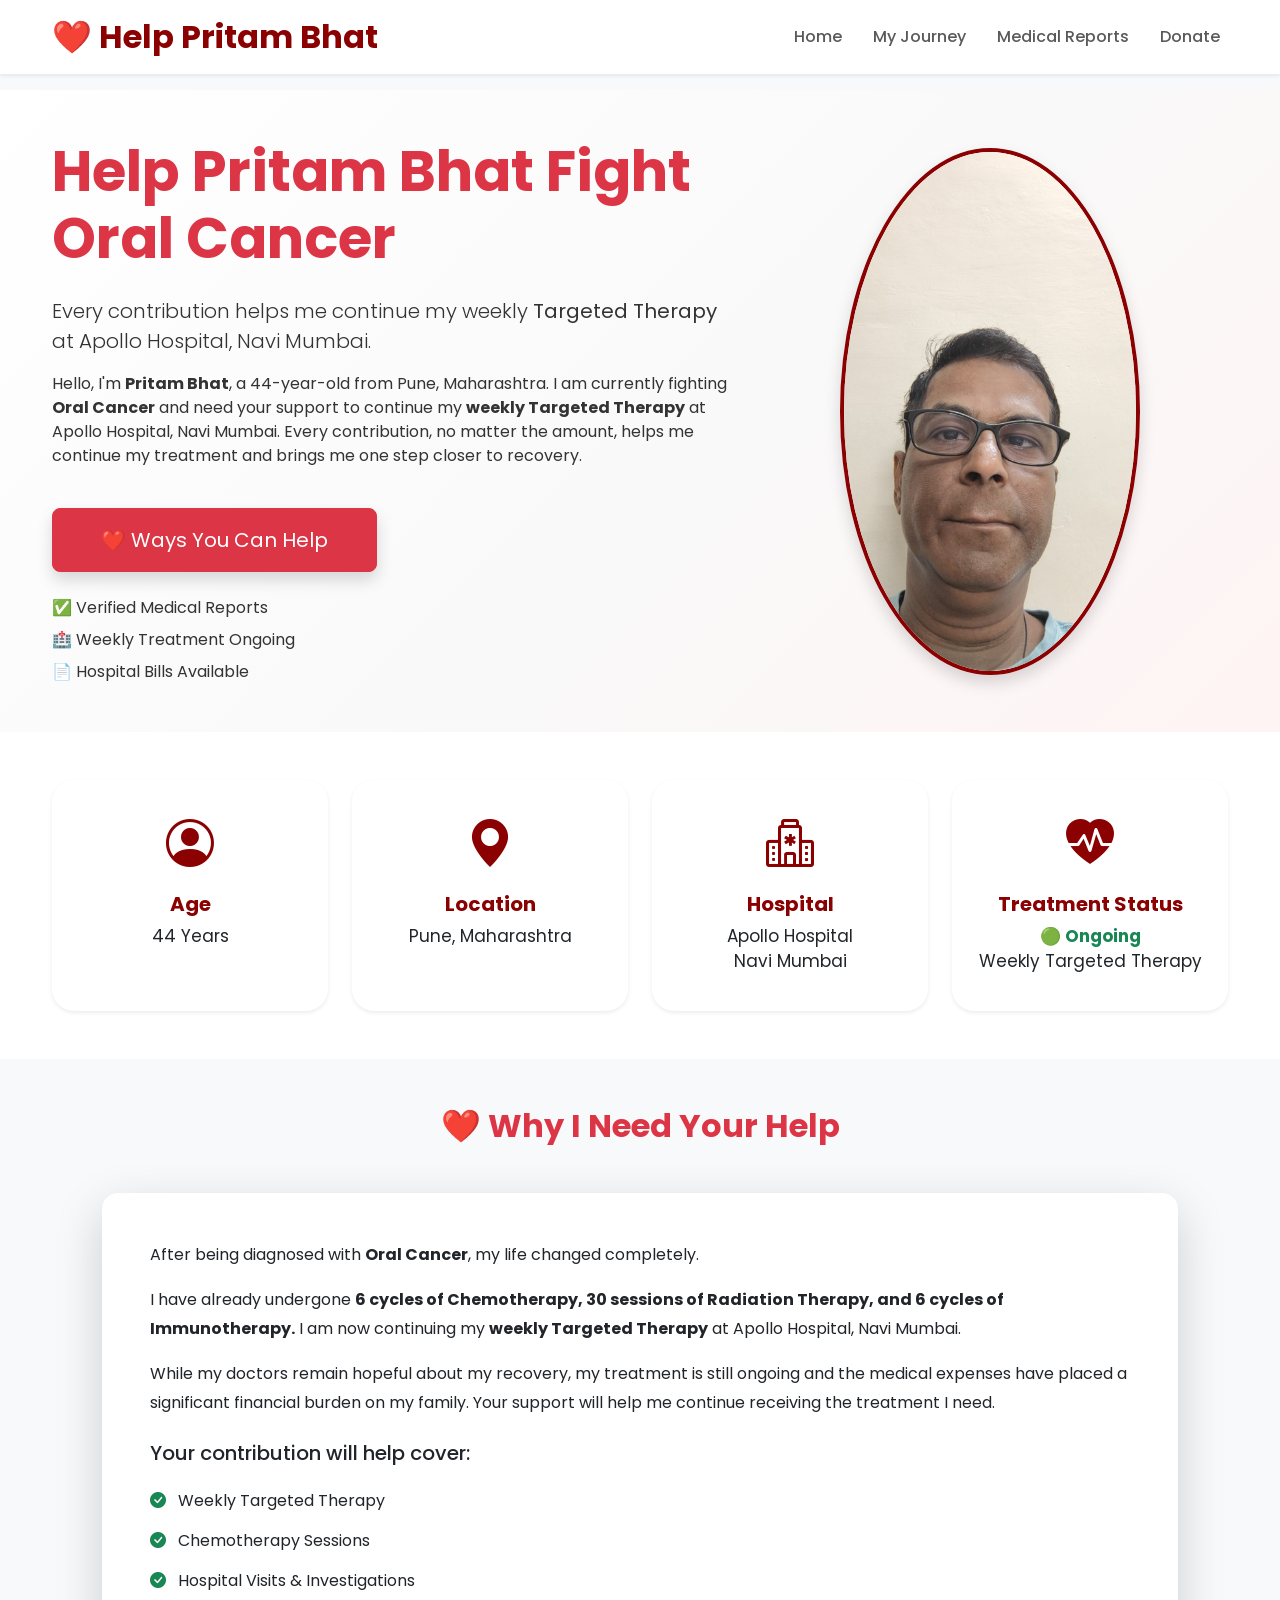
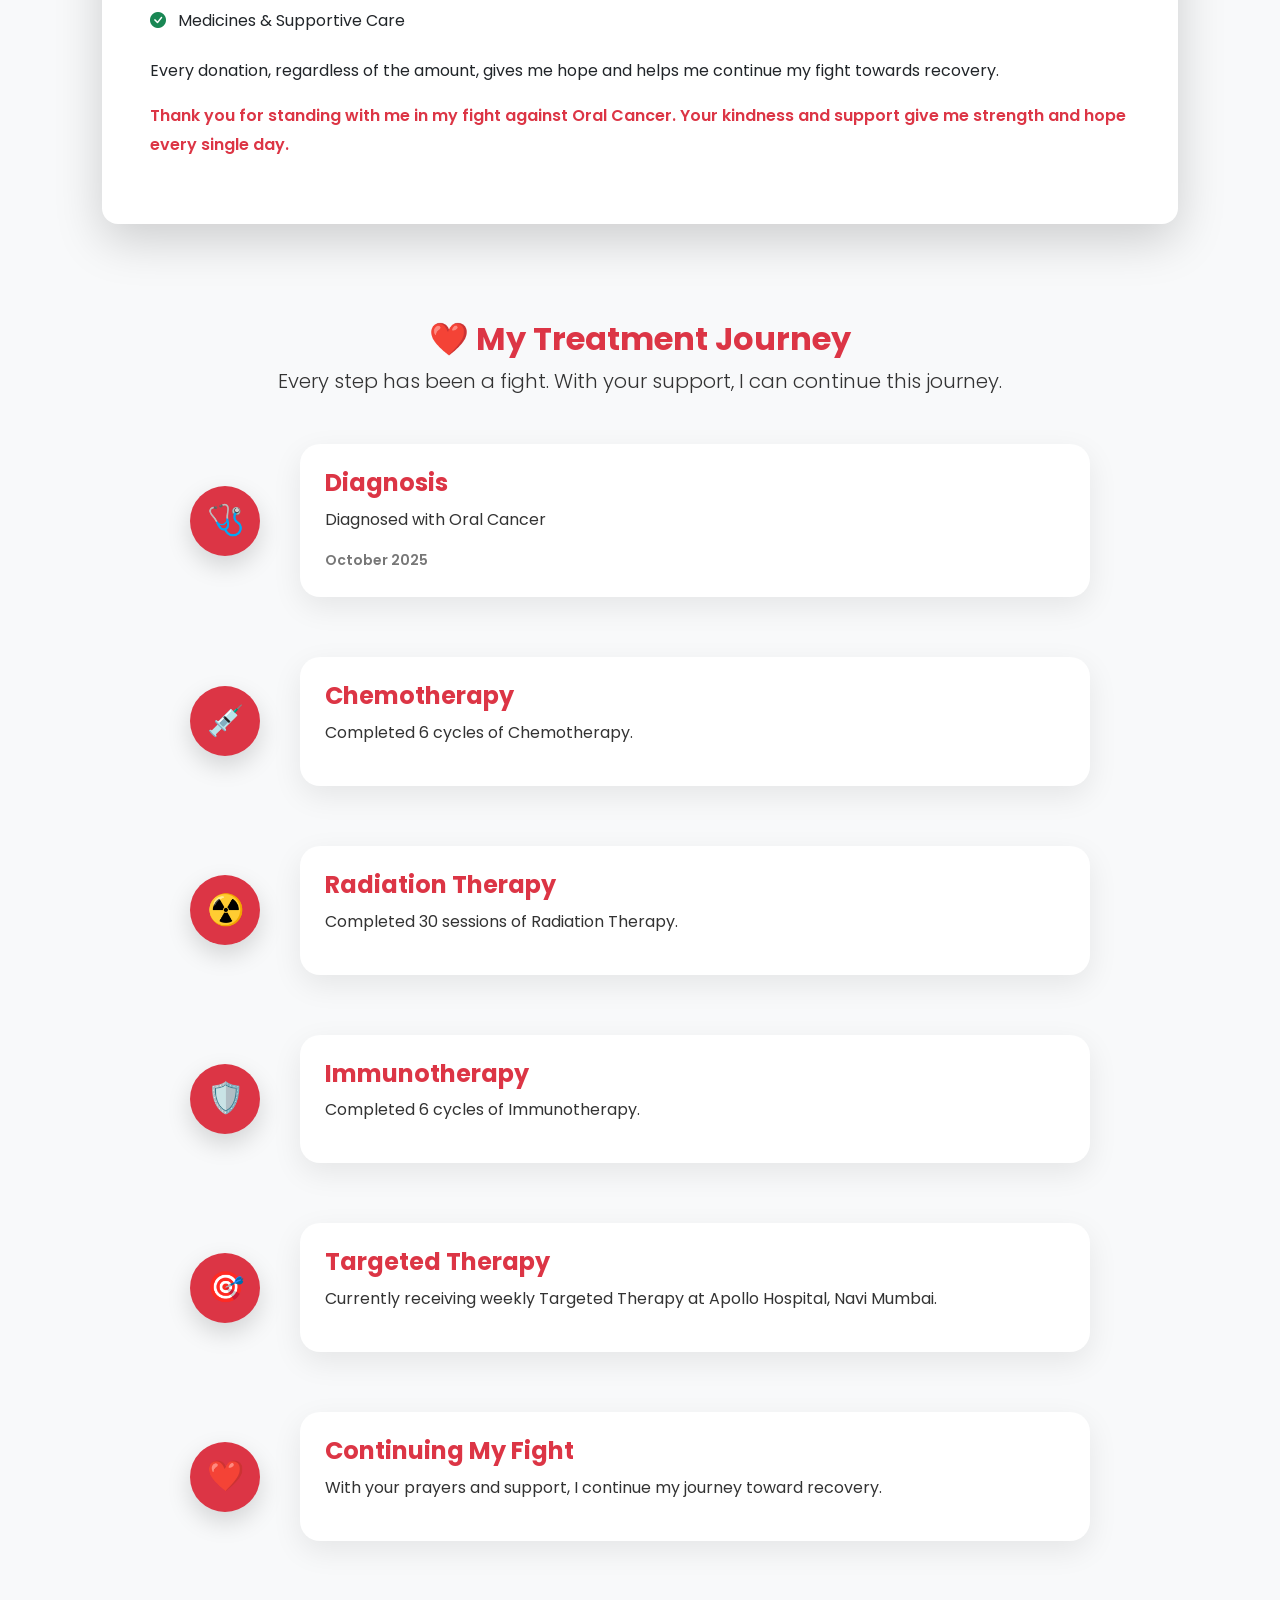
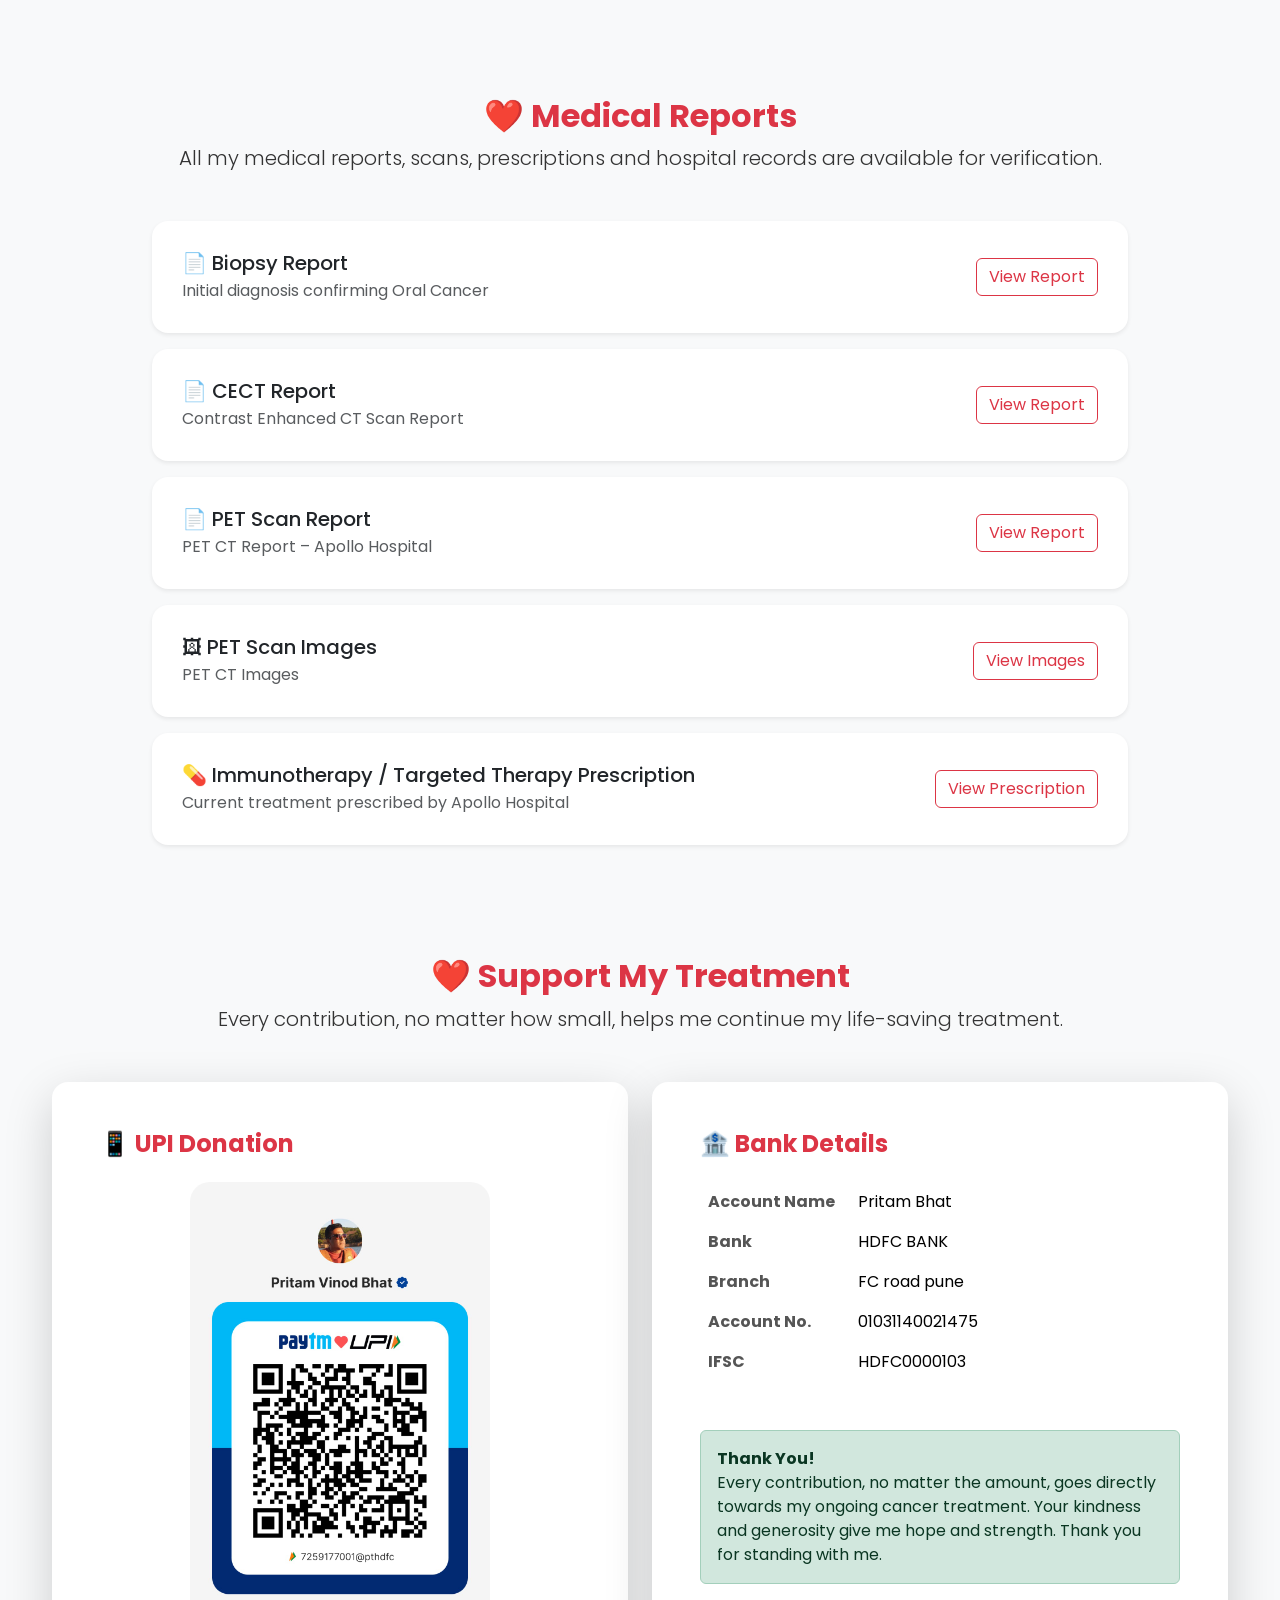
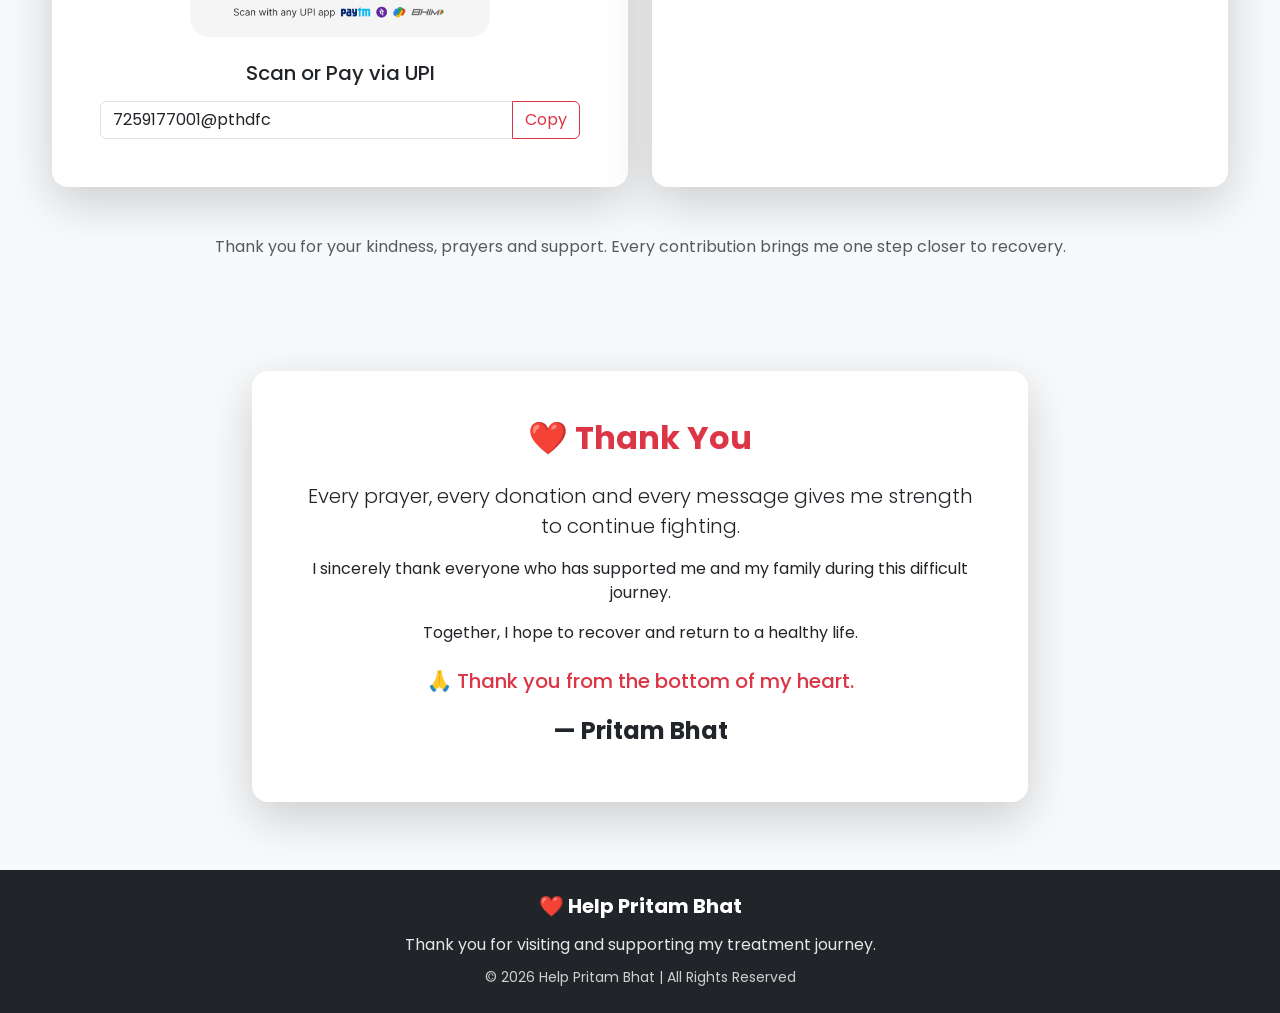
<file: index.html>
<!DOCTYPE html>
<html lang="en">

<head>

<meta charset="UTF-8">

<meta name="viewport" content="width=device-width, initial-scale=1.0">

<title>Help Pritam Bhat Continue His Cancer Treatment | Support My Recovery</title>

<link href="https://cdn.jsdelivr.net/npm/bootstrap@5.3.3/dist/css/bootstrap.min.css" rel="stylesheet">
<link rel="stylesheet"
href="https://cdn.jsdelivr.net/npm/bootstrap-icons@1.11.3/font/bootstrap-icons.min.css">
<link rel="preconnect" href="https://fonts.googleapis.com">

<link rel="preconnect" href="https://fonts.gstatic.com" crossorigin>

<link href="https://fonts.googleapis.com/css2?family=Poppins:wght@300;400;500;600;700&display=swap" rel="stylesheet">

<link rel="stylesheet" href="css/style_v2.css">

</head>

<body>

<!-- ===========================
HEADER
=========================== -->

<header>

<nav class="navbar navbar-expand-lg bg-white shadow-sm fixed-top">

<div class="container">

<a class="navbar-brand fw-bold text-danger" href="#">

❤️ Help Pritam Bhat

</a>

<button class="navbar-toggler"

type="button"

data-bs-toggle="collapse"

data-bs-target="#navbarNav">

<span class="navbar-toggler-icon"></span>

</button>

<div class="collapse navbar-collapse justify-content-end"

id="navbarNav">

<ul class="navbar-nav">

<li class="nav-item">

<a class="nav-link" href="#hero">

Home

</a>

</li>

<li class="nav-item">

<a class="nav-link" href="#journey">

My Journey

</a>

</li>

<li class="nav-item">

<a class="nav-link" href="#reports">

Medical Reports

</a>

</li>

<li class="nav-item">

<a class="nav-link" href="#donate">

Donate

</a>

</li>

</ul>

</div>

</div>

</nav>

</header>

<!-- ===========================
HERO
=========================== -->

<section id="hero" class="py-5">

<div class="container">

<div class="row align-items-center">

<!-- LEFT SIDE -->

<div class="col-lg-7 order-1 order-lg-1">

<h1 class="display-4 fw-bold text-danger">
    Help Pritam Bhat Fight Oral Cancer
</h1>

<p class="lead mt-4">
    Every contribution helps me continue my weekly
    <strong>Targeted Therapy</strong>
    at Apollo Hospital, Navi Mumbai.
</p>

<p>
    Hello, I'm <strong>Pritam Bhat</strong>, a 44-year-old from Pune, Maharashtra.

    I am currently fighting <strong>Oral Cancer</strong> and need your support to continue my
    <strong>weekly Targeted Therapy</strong>
    at Apollo Hospital, Navi Mumbai.

    Every contribution, no matter the amount, helps me continue my treatment and brings me one step closer to recovery.
</p>

<a href="#donate"

class="btn btn-danger btn-lg px-5 py-3 mt-4 shadow">

❤️ Ways You Can Help

</a>
<div class="mt-4">

<p class="mb-2">

✅ Verified Medical Reports

</p>

<p class="mb-2">

🏥 Weekly Treatment Ongoing

</p>

<p class="mb-0">

📄 Hospital Bills Available

</p>

</div>

</div>

<!-- RIGHT SIDE -->

<div class="col-lg-5 text-center order-2 order-lg-2">

<img
src="images/profile.jpg"
class="img-fluid rounded-circle shadow profile-image"
alt="Pritam Bhat">

</div>

</div>

</div>

</section>

<!-- ===========================
QUICK INFORMATION
=========================== -->

<section id="quick-info" class="py-5">

<div class="container">

<div class="row text-center g-4">

<div class="col-md-6 col-lg">

<div class="card h-100 shadow-sm border-0">

<div class="card-body">

<h1><i class="bi bi-person-circle"></i></h1>

<h5>Age</h5>

<p>44 Years</p>

</div>

</div>

</div>

<div class="col-md-6 col-lg">

<div class="card h-100 shadow-sm border-0">

<div class="card-body">

<h1><i class="bi bi-geo-alt-fill"></i></h1>

<h5>Location</h5>

<p>Pune, Maharashtra</p>

</div>

</div>

</div>

<div class="col-md-6 col-lg">

<div class="card h-100 shadow-sm border-0">

<div class="card-body">

<h1><i class="bi bi-hospital"></i></h1>

<h5>Hospital</h5>

<p>

Apollo Hospital<br>

Navi Mumbai

</p>

</div>

</div>

</div>

<div class="col-md-6 col-lg">

<div class="card h-100 shadow-sm border-0">

<div class="card-body">

<h1><i class="bi bi-heart-pulse-fill"></i></h1>

<h5>Treatment Status</h5>

<p>

<span class="text-success fw-bold">

🟢 Ongoing

</span>

<br>

Weekly Targeted Therapy



</p>

</div>

</div>

</div>



</div>

</div>

</section>
<!-- ===========================
WHY I NEED YOUR HELP
=========================== -->

<section id="why-help" class="py-5">

<div class="container">

<div class="row justify-content-center">

<div class="col-xl-11 col-lg-11">

<h2 class="text-center fw-bold text-danger mb-5">

❤️ Why I Need Your Help

</h2>

<div class="card shadow-lg border-0 rounded-4">

<div class="card-body p-5">

<p>
After being diagnosed with <strong>Oral Cancer</strong>, my life changed completely.
</p>

<p>
I have already undergone <strong>6 cycles of Chemotherapy, 30 sessions of Radiation Therapy, and 6 cycles of Immunotherapy.</strong> I am now continuing my <strong>weekly Targeted Therapy</strong> at Apollo Hospital, Navi Mumbai.
</p>

<p>
While my doctors remain hopeful about my recovery, my treatment is still ongoing and the medical expenses have placed a significant financial burden on my family. Your support will help me continue receiving the treatment I need.
</p>

<h5 class="mt-4 mb-3">

Your contribution will help cover:

</h5>

<ul class="list-unstyled mt-4">

<li class="mb-3">
    <i class="bi bi-check-circle-fill text-success me-2"></i>
    Weekly Targeted Therapy
</li>

<li class="mb-3">
    <i class="bi bi-check-circle-fill text-success me-2"></i>
    Chemotherapy Sessions
</li>

<li class="mb-3">
    <i class="bi bi-check-circle-fill text-success me-2"></i>
    Hospital Visits & Investigations
</li>

<li>
    <i class="bi bi-check-circle-fill text-success me-2"></i>
    Medicines & Supportive Care
</li>

</ul>

<p class="mt-4">

Every donation, regardless of the amount, gives me hope and helps me continue my fight towards recovery.

</p>

<p class="fw-semibold text-danger">

Thank you for standing with me in my fight against Oral Cancer.
Your kindness and support give me strength and hope every single day.

</p>

</div>

</div>

</div>

</div>

</div>

</section>


<!-- ===========================
MY TREATMENT JOURNEY
=========================== -->

<section id="journey" class="py-5">

<div class="container">

<div class="text-center mb-5">

<h2 class="fw-bold text-danger">

❤️ My Treatment Journey

</h2>

<p class="lead">

Every step has been a fight. With your support, I can continue this journey.

</p>

</div>

<!-- Timeline Starts -->

<div class="timeline">

    <!-- Diagnosis -->

    <div class="timeline-item">
        <div class="timeline-icon">🩺</div>
        <div class="timeline-card">
            <h4>Diagnosis</h4>
            <p>Diagnosed with Oral Cancer</p>
            <small>October 2025</small>
        </div>
    </div>

    <!-- Chemotherapy -->

    <div class="timeline-item">
        <div class="timeline-icon">💉</div>
        <div class="timeline-card">
            <h4>Chemotherapy</h4>
            <p>Completed 6 cycles of Chemotherapy.</p>
        </div>
    </div>

    <!-- Radiation -->

    <div class="timeline-item">
        <div class="timeline-icon">☢️</div>
        <div class="timeline-card">
            <h4>Radiation Therapy</h4>
            <p>Completed 30 sessions of Radiation Therapy.</p>
        </div>
    </div>

    <!-- Immunotherapy -->

    <div class="timeline-item">
        <div class="timeline-icon">🛡️</div>
        <div class="timeline-card">
            <h4>Immunotherapy</h4>
            <p>Completed 6 cycles of Immunotherapy.</p>
        </div>
    </div>

    <!-- Targeted Therapy -->

    <div class="timeline-item">
        <div class="timeline-icon">🎯</div>
        <div class="timeline-card">
            <h4>Targeted Therapy</h4>
            <p>Currently receiving weekly Targeted Therapy at Apollo Hospital, Navi Mumbai.</p>
        </div>
    </div>

    <!-- Continuing -->

    <div class="timeline-item">
        <div class="timeline-icon">❤️</div>
        <div class="timeline-card">
            <h4>Continuing My Fight</h4>
            <p>With your prayers and support, I continue my journey toward recovery.</p>
        </div>
    </div>

</div>



<!-- Timeline Ends -->

</div> <!-- .timeline -->

</div> <!-- .container -->

</section>


<!-- ===========================
MEDICAL REPORTS
=========================== -->

<section id="reports" class="py-5">

<div class="container">

<div class="text-center mb-5">

<h2 class="fw-bold text-danger">
❤️ Medical Reports
</h2>

<p class="lead">
All my medical reports, scans, prescriptions and hospital records are available for verification.
</p>

</div>

<div class="row justify-content-center">

<div class="col-lg-10">
    <!-- Biopsy Report -->

<div class="card shadow-sm border-0 rounded-4 mb-3">

    <div class="card-body d-flex justify-content-between align-items-center flex-wrap">

        <div>

            <h5 class="mb-1">
                📄 Biopsy Report
            </h5>

            <p class="text-muted mb-0">
                Initial diagnosis confirming Oral Cancer
            </p>

        </div>

        <a href="reports/biopsy_report.jpg"
           target="_blank"
           class="btn btn-outline-danger">

            View Report

        </a>

    </div>

</div>
<!-- CECT Report -->

<div class="card shadow-sm border-0 rounded-4 mb-3">

    <div class="card-body d-flex justify-content-between align-items-center flex-wrap">

        <div>

            <h5 class="mb-1">
                📄 CECT Report
            </h5>

            <p class="text-muted mb-0">
                Contrast Enhanced CT Scan Report
            </p>

        </div>

        <a href="reports/cect_report.jpg"
           target="_blank"
           class="btn btn-outline-danger">

            View Report

        </a>

    </div>

</div>
<!-- PET Scan Report -->

<div class="card shadow-sm border-0 rounded-4 mb-3">

    <div class="card-body d-flex justify-content-between align-items-center flex-wrap">

        <div>

            <h5 class="mb-1">
                📄 PET Scan Report
            </h5>

            <p class="text-muted mb-0">
                PET CT Report – Apollo Hospital
            </p>

        </div>

        <a href="reports/pet_scan_report.pdf"
           target="_blank"
           class="btn btn-outline-danger">

            View Report

        </a>

    </div>

</div>
<!-- PET Scan Images -->

<div class="card shadow-sm border-0 rounded-4 mb-3">

    <div class="card-body d-flex justify-content-between align-items-center flex-wrap">

        <div>

            <h5 class="mb-1">
                🖼 PET Scan Images
            </h5>

            <p class="text-muted mb-0">
                PET CT Images
            </p>

        </div>

        <a href="reports/pet_scan_images.pdf"
           target="_blank"
           class="btn btn-outline-danger">

            View Images

        </a>

    </div>

</div>
<!-- Immunotherapy / Targeted Therapy Prescription -->

<div class="card shadow-sm border-0 rounded-4 mb-3">

    <div class="card-body d-flex justify-content-between align-items-center flex-wrap">

        <div>

            <h5 class="mb-1">
                💊 Immunotherapy / Targeted Therapy Prescription
            </h5>

            <p class="text-muted mb-0">
                Current treatment prescribed by Apollo Hospital
            </p>

        </div>

        <a href="reports/immunotherapy_prescription.pdf"
           target="_blank"
           class="btn btn-outline-danger">

            View Prescription

        </a>

    </div>

</div>



</div>

</div>

</div>

</section>
<!-- ===========================
DONATE
=========================== -->

<section id="donate" class="py-5">

    <div class="container">

        <div class="text-center mb-5">

            <h2 class="fw-bold text-danger">
                ❤️ Support My Treatment
            </h2>

            <p class="lead">
                Every contribution, no matter how small, helps me continue my life-saving treatment.
            </p>

        </div>

        <div class="row g-4">

            <!-- LEFT CARD -->

            <div class="col-lg-6">

                <div class="card shadow-lg border-0 rounded-4 h-100">

                    <div class="card-body p-5">

                        <h4 class="fw-bold text-danger mb-4">

                            📱 UPI Donation

                        </h4>

                        <div class="text-center">

                            <!-- Replace this later with your QR code -->

                            <img src="images/my-qr.png"
                                 class="img-fluid mb-4"
                                 style="max-width:300px;"
                                 alt="UPI QR Code">

                        </div>

                        <h5 class="text-center">

                            Scan or Pay via UPI

                        </h5>

                        <div class="input-group mt-3">

                            <input
                                type="text"
                                class="form-control"
                                value="7259177001@pthdfc"
                                readonly
                                id="upiId">

                            <button
                                class="btn btn-outline-danger"
                                onclick="copyUPI()">

                                Copy

                            </button>

                        </div>

                    </div>

                </div>

            </div>

            <!-- RIGHT CARD -->

            <div class="col-lg-6">

                <div class="card shadow-lg border-0 rounded-4 h-100">

                    <div class="card-body p-5">

                        <h4 class="fw-bold text-danger mb-4">

                            🏦 Bank Details

                        </h4>

                        <table class="table table-borderless">

                            <tr>

                                <th>Account Name</th>

                                <td>Pritam Bhat</td>

                            </tr>

                            <tr>

                                <th>Bank</th>

                                <td>HDFC BANK</td>

                            </tr>
                            <tr>

                                <th>Branch</th>

                                <td>FC road pune</td>

                            </tr>

                            <tr>

                                <th>Account No.</th>

                                <td>01031140021475</td>

                            </tr>

                            <tr>

                                <th>IFSC</th>

                                <td>HDFC0000103</td>

                            </tr>
                            

                        </table>

                        <div class="d-grid mt-4">

                            <div class="alert alert-success mt-4">

                            <strong>Thank You!</strong><br>

                            Every contribution, no matter the amount,
                            goes directly towards my ongoing cancer treatment.

                            Your kindness and generosity give me hope and strength.

                            Thank you for standing with me.

                            </div>

                        </div>

                    </div>

                </div>

            </div>

        </div>

        <div class="text-center mt-5">

            <p class="text-muted">

                Thank you for your kindness, prayers and support.
                Every contribution brings me one step closer to recovery.

            </p>

        </div>

    </div>

</section>
</section>

<!-- ===========================
THANK YOU
=========================== -->

<section id="thank-you" class="py-5">

    <div class="container">

        <div class="row justify-content-center">

            <div class="col-lg-8">

                <div class="card border-0 shadow-lg rounded-4">

                    <div class="card-body p-5 text-center">

                        <h2 class="fw-bold text-danger mb-4">

                            ❤️ Thank You

                        </h2>

                        <p class="lead">

                            Every prayer, every donation and every message gives me strength to continue fighting.

                        </p>

                        <p>

                            I sincerely thank everyone who has supported me and my family during this difficult journey.

                        </p>

                        <p>

                            Together, I hope to recover and return to a healthy life.

                        </p>

                        <h5 class="text-danger mt-4">

                            🙏 Thank you from the bottom of my heart.

                        </h5>

                        <h4 class="fw-bold mt-4">

                            — Pritam Bhat

                        </h4>

                    </div>

                </div>

            </div>

        </div>

    </div>

</section>



<!-- ===========================
FOOTER
=========================== -->

<footer class="bg-dark text-white py-4">

    <div class="container text-center">

        <h5 class="fw-bold">

            ❤️ Help Pritam Bhat

        </h5>

        <p class="mb-2">

            Thank you for visiting and supporting my treatment journey.

        </p>

        <small>

            © 2026 Help Pritam Bhat | All Rights Reserved

        </small>

    </div>

</footer>

<script src="https://cdn.jsdelivr.net/npm/bootstrap@5.3.3/dist/js/bootstrap.bundle.min.js"></script>

<script src="js/script_v2.js"></script>

</body>

</html>
</file>
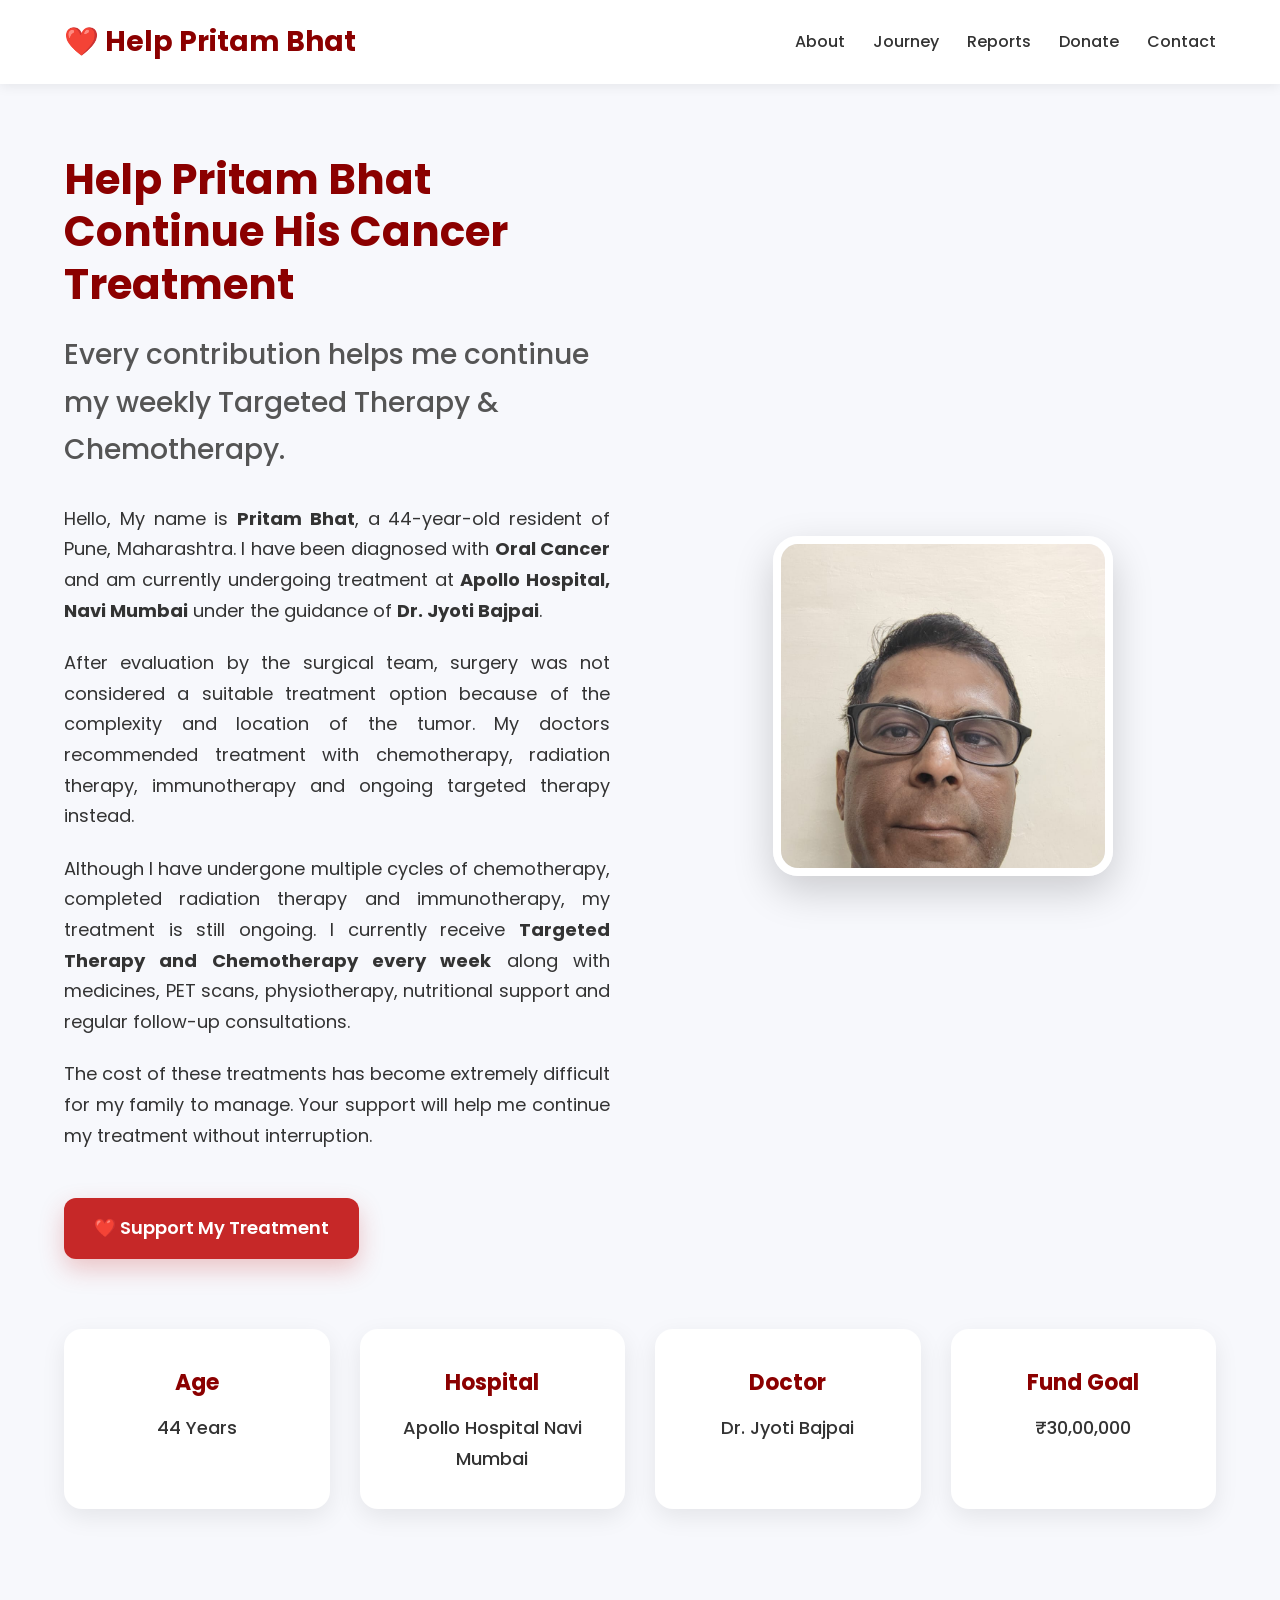
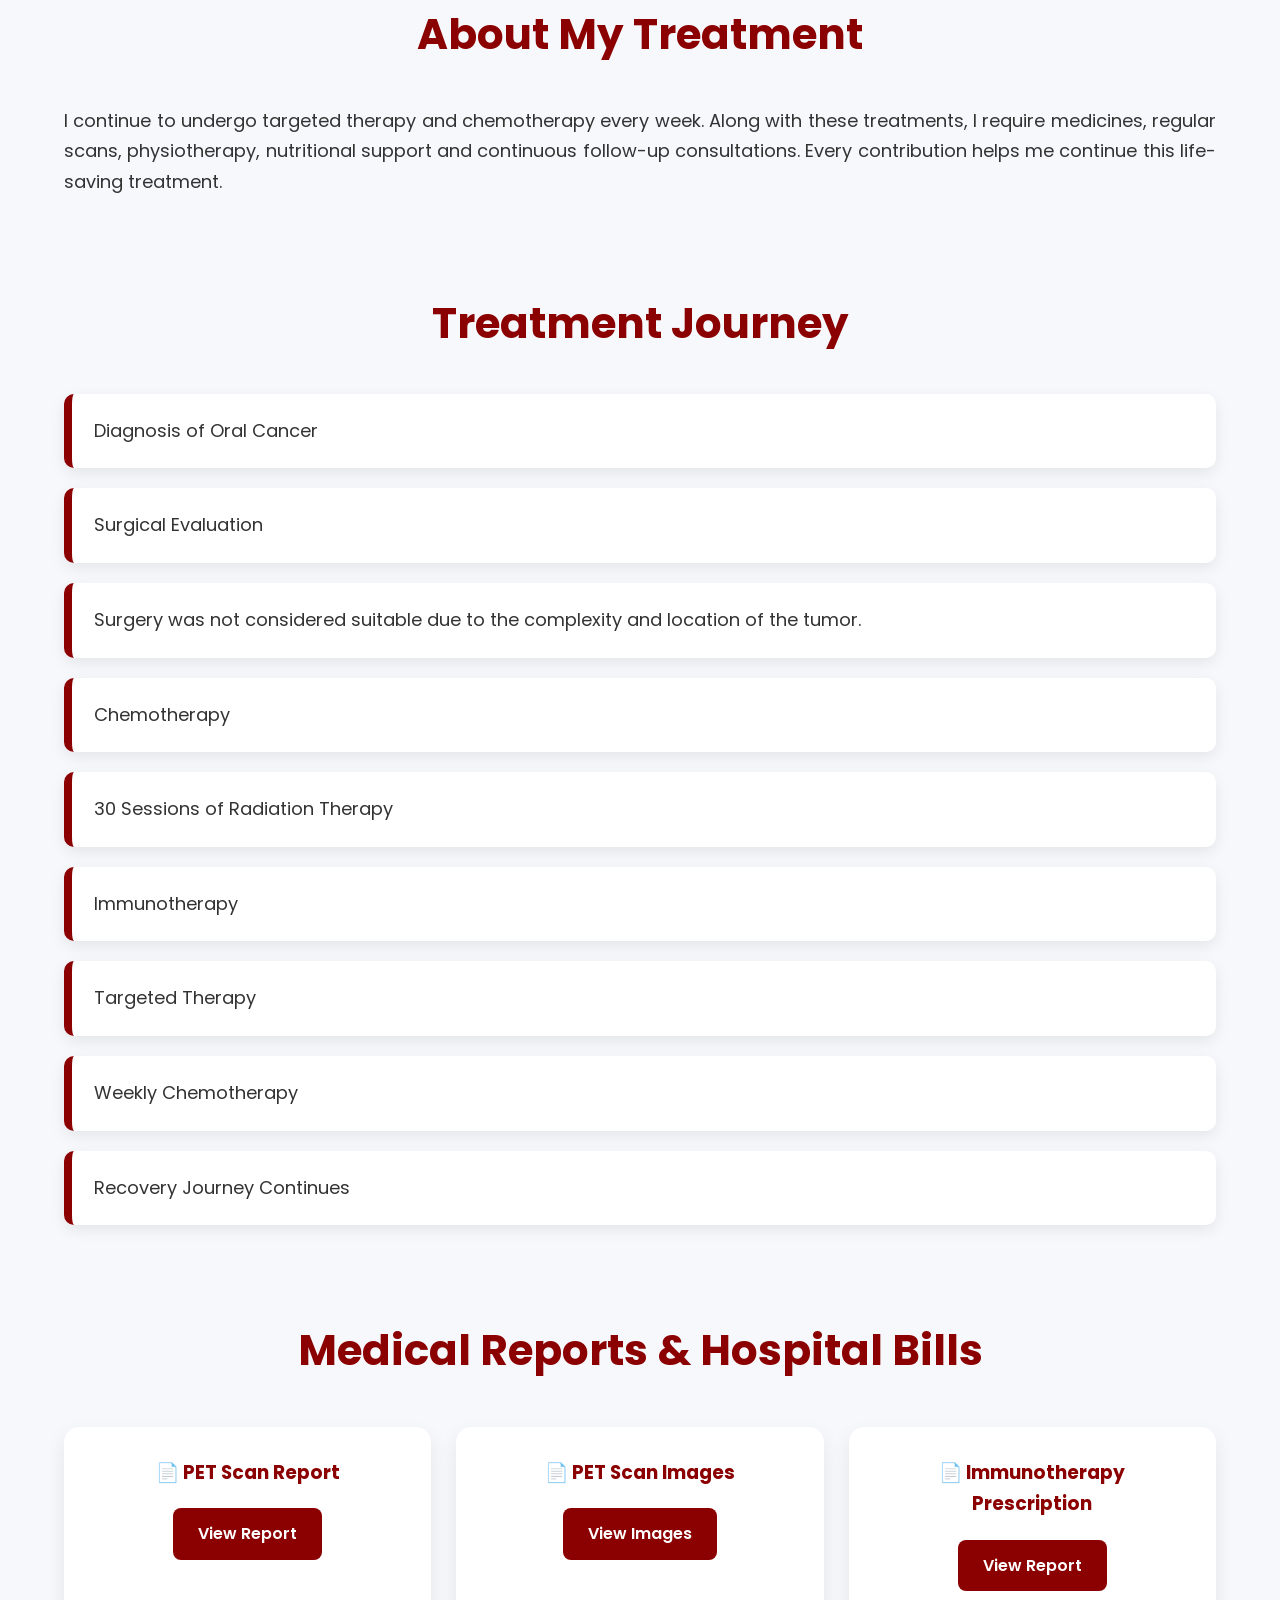
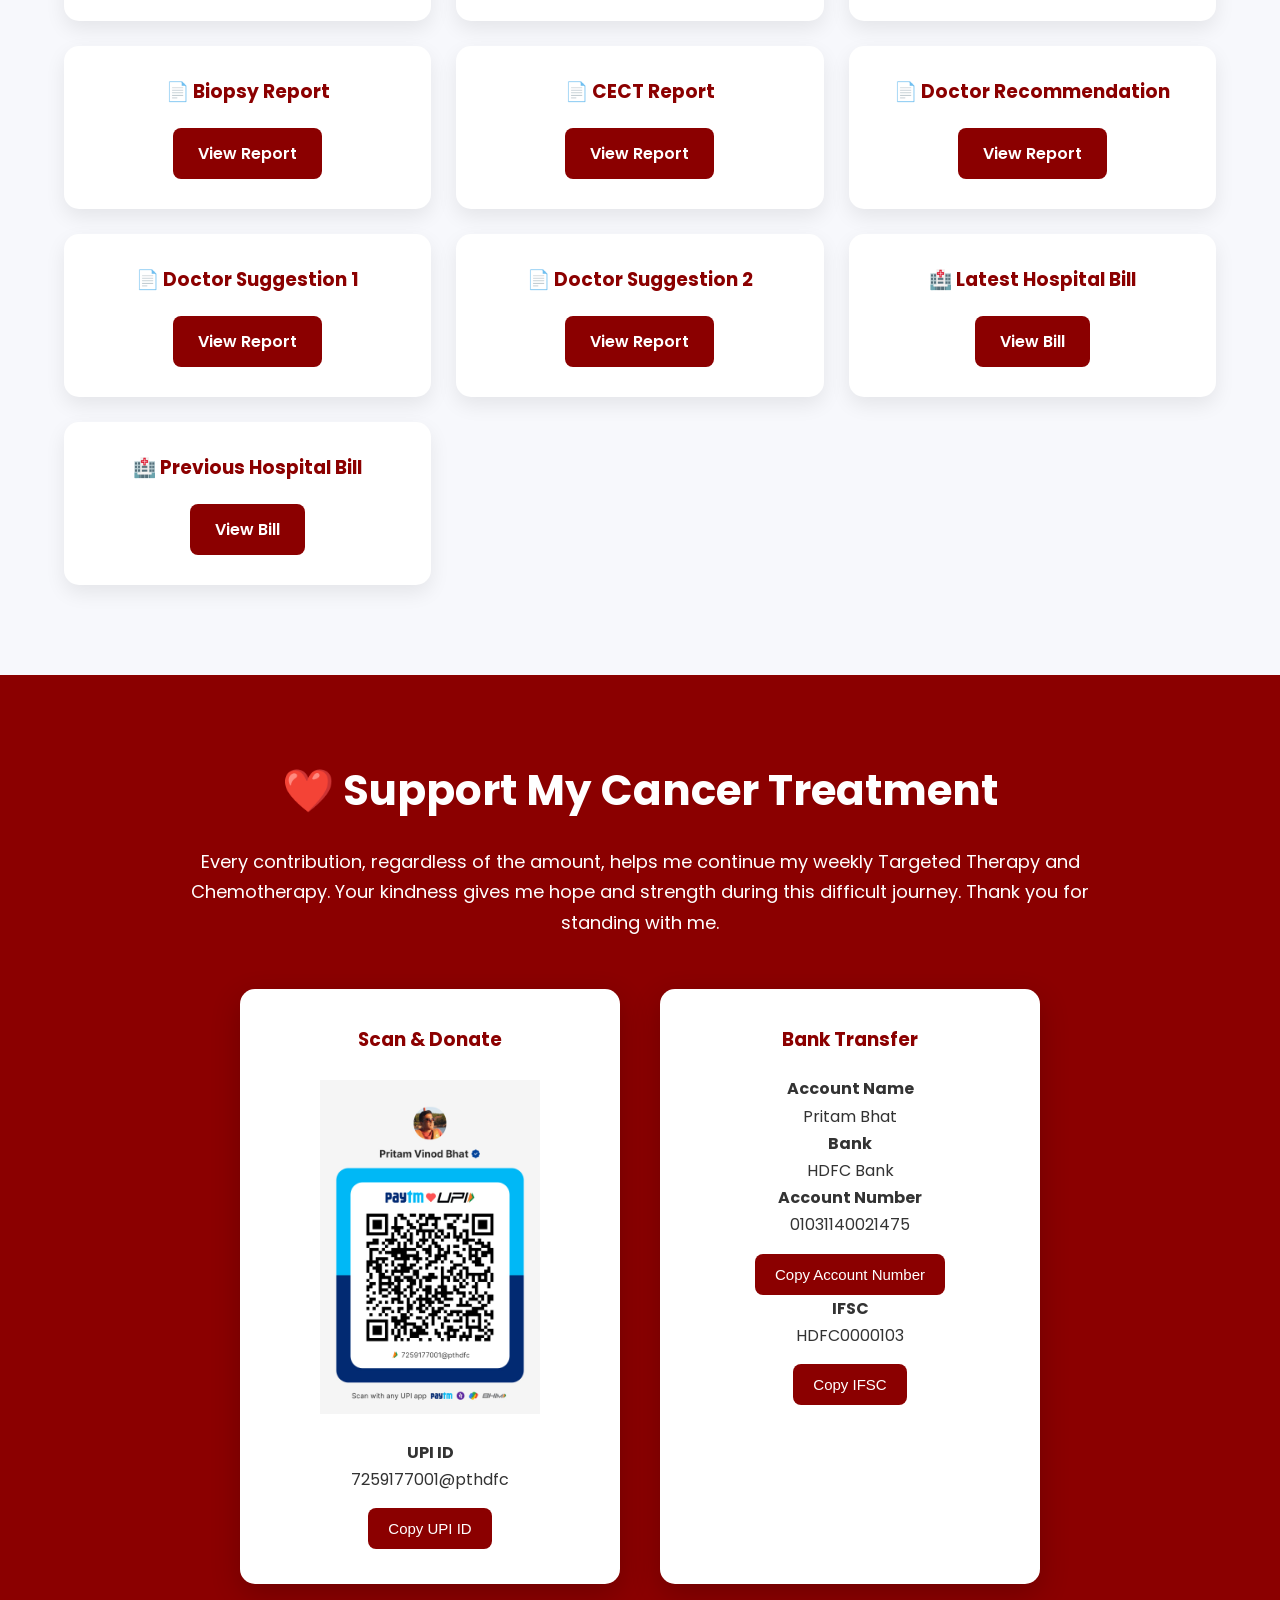
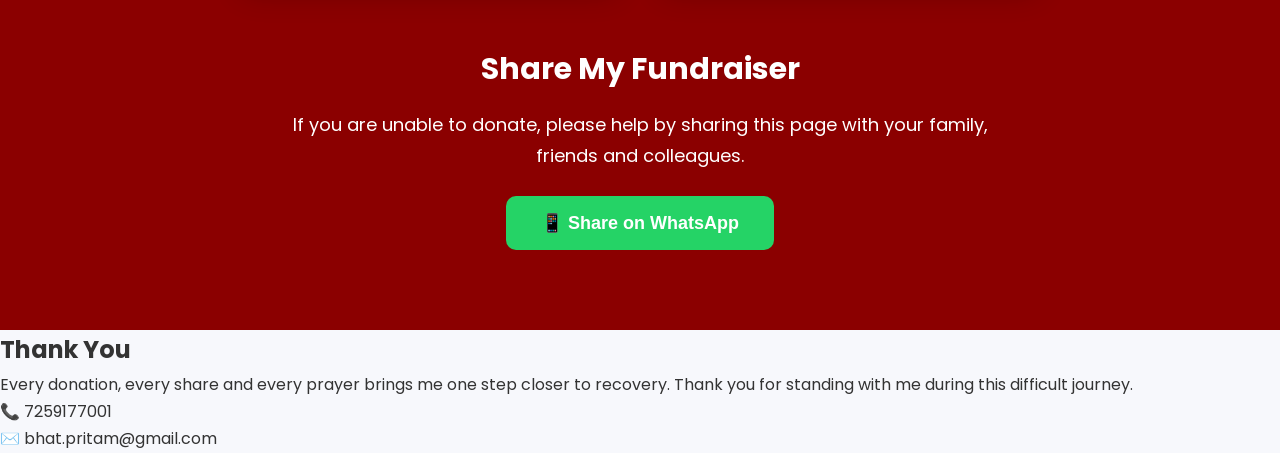
<file: index_old.html>
<!DOCTYPE html>
<html lang="en">

<head>

<meta charset="UTF-8">
<meta name="viewport" content="width=device-width, initial-scale=1.0">

<title>Help Pritam Bhat Continue His Cancer Treatment</title>

<link rel="stylesheet" href="css/style.css">

<link rel="preconnect" href="https://fonts.googleapis.com">

<link rel="preconnect" href="https://fonts.gstatic.com" crossorigin>

<link href="https://fonts.googleapis.com/css2?family=Poppins:wght@300;400;500;600;700&display=swap" rel="stylesheet">

</head>

<body>

<header>

<nav class="navbar">

<div class="logo">

❤️ Help Pritam Bhat

</div>

<ul>

<li><a href="#about">About</a></li>

<li><a href="#journey">Journey</a></li>

<li><a href="#reports">Reports</a></li>

<li><a href="#donate">Donate</a></li>

<li><a href="#contact">Contact</a></li>

</ul>

</nav>

</header>

<section class="hero">

<div class="hero-text">

<h1>

Help Pritam Bhat Continue His Cancer Treatment

</h1>

<h2>

Every contribution helps me continue my weekly Targeted Therapy & Chemotherapy.

</h2>

<p>

Hello,

My name is <strong>Pritam Bhat</strong>, a 44-year-old resident of Pune, Maharashtra.

I have been diagnosed with <strong>Oral Cancer</strong> and am currently undergoing treatment at <strong>Apollo Hospital, Navi Mumbai</strong> under the guidance of <strong>Dr. Jyoti Bajpai</strong>.

</p>

<p>

After evaluation by the surgical team, surgery was not considered a suitable treatment option because of the complexity and location of the tumor. My doctors recommended treatment with chemotherapy, radiation therapy, immunotherapy and ongoing targeted therapy instead.

</p>

<p>

Although I have undergone multiple cycles of chemotherapy, completed radiation therapy and immunotherapy, my treatment is still ongoing.

I currently receive <strong>Targeted Therapy and Chemotherapy every week</strong> along with medicines, PET scans, physiotherapy, nutritional support and regular follow-up consultations.

</p>

<p>

The cost of these treatments has become extremely difficult for my family to manage.

Your support will help me continue my treatment without interruption.

</p>

<a href="#donate" class="donate-btn">

❤️ Support My Treatment

</a>

</div>

<div class="hero-image">

<img src="images/profile.jpg" alt="Pritam Bhat">

</div>

</section>

<section class="summary">

<div class="summary-card">

<h3>Age</h3>

<p>44 Years</p>

</div>

<div class="summary-card">

<h3>Hospital</h3>

<p>Apollo Hospital Navi Mumbai</p>

</div>

<div class="summary-card">

<h3>Doctor</h3>

<p>Dr. Jyoti Bajpai</p>

</div>

<div class="summary-card">

<h3>Fund Goal</h3>

<p>₹30,00,000</p>

</div>

</section>

<section id="about" class="section">

<h2>About My Treatment</h2>

<p>

I continue to undergo targeted therapy and chemotherapy every week. Along with these treatments, I require medicines, regular scans, physiotherapy, nutritional support and continuous follow-up consultations.

Every contribution helps me continue this life-saving treatment.

</p>

</section>

<section id="journey" class="section">

<h2>Treatment Journey</h2>

<div class="timeline">

<div>Diagnosis of Oral Cancer</div>

<div>Surgical Evaluation</div>

<div>Surgery was not considered suitable due to the complexity and location of the tumor.</div>

<div>Chemotherapy</div>

<div>30 Sessions of Radiation Therapy</div>

<div>Immunotherapy</div>

<div>Targeted Therapy</div>

<div>Weekly Chemotherapy</div>

<div>Recovery Journey Continues</div>

</div>

</section>

<section id="reports" class="section">

<h2>Medical Reports & Hospital Bills</h2>

<div class="documents">

<div class="doc-card">
<h3>📄 PET Scan Report</h3>
<a href="reports/pet_scan_report.pdf" target="_blank">View Report</a>
</div>

<div class="doc-card">
<h3>📄 PET Scan Images</h3>
<a href="reports/pet_scan_images.pdf" target="_blank">View Images</a>
</div>

<div class="doc-card">
<h3>📄 Immunotherapy Prescription</h3>
<a href="reports/immunotherapy_prescription.pdf" target="_blank">View Report</a>
</div>

<div class="doc-card">
<h3>📄 Biopsy Report</h3>
<a href="reports/biopsy_report.jpg" target="_blank">View Report</a>
</div>

<div class="doc-card">
<h3>📄 CECT Report</h3>
<a href="reports/cect_report.jpg" target="_blank">View Report</a>
</div>

<div class="doc-card">
<h3>📄 Doctor Recommendation</h3>
<a href="reports/doctor_recommendation_chemo.jpg" target="_blank">View Report</a>
</div>

<div class="doc-card">
<h3>📄 Doctor Suggestion 1</h3>
<a href="reports/doctor_suggestion_1.jpg" target="_blank">View Report</a>
</div>

<div class="doc-card">
<h3>📄 Doctor Suggestion 2</h3>
<a href="reports/doctor_suggestion_2.jpg" target="_blank">View Report</a>
</div>

<div class="doc-card">
<h3>🏥 Latest Hospital Bill</h3>
<a href="bills/latest_bill.pdf" target="_blank">View Bill</a>
</div>

<div class="doc-card">
<h3>🏥 Previous Hospital Bill</h3>
<a href="bills/bill_2025_12_05.pdf" target="_blank">View Bill</a>
</div>

</div>

</section>

<section id="donate" class="donation">

<h2>❤️ Support My Cancer Treatment</h2>

<p class="donation-text">

Every contribution, regardless of the amount, helps me continue my weekly Targeted Therapy and Chemotherapy.

Your kindness gives me hope and strength during this difficult journey.

Thank you for standing with me.

</p>

<div class="donation-container">

<div class="qr-card">

<h3>Scan & Donate</h3>

<img src="images/qr.png" class="qr">

<p><strong>UPI ID</strong></p>

<p id="upi">

7259177001@pthdfc

</p>

<button onclick="copyUPI()">

Copy UPI ID

</button>

</div>

<div class="bank-card">

<h3>Bank Transfer</h3>

<p><strong>Account Name</strong></p>

<p>Pritam Bhat</p>

<p><strong>Bank</strong></p>

<p>HDFC Bank</p>

<p><strong>Account Number</strong></p>

<p id="account">

01031140021475

</p>

<button onclick="copyAccount()">

Copy Account Number

</button>

<p><strong>IFSC</strong></p>

<p id="ifsc">

HDFC0000103

</p>

<button onclick="copyIFSC()">

Copy IFSC

</button>

</div>

</div>

<div class="share-box">

<h3>Share My Fundraiser</h3>

<p>
If you are unable to donate, please help by sharing this page with your family, friends and colleagues.
</p>

<button onclick="shareWhatsApp()" class="share-btn">

📱 Share on WhatsApp

</button>

</div>

</section>

<footer id="contact">

<h2>Thank You</h2>

<p>

Every donation, every share and every prayer brings me one step closer to recovery.

Thank you for standing with me during this difficult journey.

</p>

<p>

📞 7259177001

</p>

<p>

✉️ bhat.pritam@gmail.com

</p>

</footer>

<script src="js/script.js"></script>

</body>

</html>
</file>
<file: css/style_v2.css>
*{

margin:0;

padding:0;

box-sizing:border-box;

}

body{

font-family:'Poppins',sans-serif;

background:#f8f9fa;

color:#333;

}
html{

    scroll-behavior:smooth;

}

section{

padding:80px 0;

}

.container{

max-width:1200px;

}
/* ============================
   HERO SECTION
============================ */

#hero{

    margin-top:90px;

    padding-top:90px;

    padding-bottom:60px;

    background:linear-gradient(
        135deg,
        #ffffff 0%,
        #fff8f8 55%,
        #fff1f1 100%
    );

}
/* ============================
   QUICK INFO
============================ */

#quick-info{

background:#ffffff;

padding-top:60px;

padding-bottom:60px;

}

#quick-info .card{

    border:none;

    border-radius:22px;

    padding:20px 10px;

    transition:.35s ease;

    box-shadow:0 8px 20px rgba(0,0,0,.06);

}

#quick-info .card:hover{

    transform:translateY(-8px);

    box-shadow:0 18px 35px rgba(139,0,0,.15);

}

#quick-info h1{

    font-size:48px;

    color:#8B0000;

    margin-bottom:18px;

}

#quick-info h5{

    font-size:20px;

    font-weight:700;

    color:#8B0000;

}

#quick-info p{

font-size:17px;

margin-bottom:0;

}
/* ===========================
   NAVBAR
=========================== */

.navbar-brand{

font-size:2rem;

font-weight:700;

color:#8B0000 !important;

}

.nav-link{

font-weight:500;

margin-left:15px;

}
#hero{

margin-top:90px;

padding-top:60px;

padding-bottom:60px;

background:linear-gradient(
135deg,
#ffffff 0%,
#f9f9f9 55%,
#fff4f4 100%
);

}
.profile-image{

    max-width:300px;
    border:4px solid #8B0000;
    border-radius:50%;
    box-shadow:0 10px 30px rgba(0,0,0,0.15);

}
/* ==========================================
   MOBILE RESPONSIVE
========================================== */

@media (max-width:768px){

    /* Hero Section */

    #hero{

        padding-top:50px;
        padding-bottom:50px;
        text-align:center;

    }

    /* Hero Heading */

    #hero h1{

        font-size:2.2rem;
        line-height:1.2;
        margin-bottom:20px;
    }

    /* Hero Paragraph */

    #hero p{

        font-size:1.05rem;
        line-height:1.6;

    }

    /* Profile Image */

    .profile-image{

        max-width:190px;
        margin-top:15px;
        margin-bottom:20px;

    }

    /* Support Button */

    #hero .btn{

        width:100%;

    }

    /* Trust Badges */

    #hero .mt-4{

        text-align:center;
        display:block;

    }

    /* Quick Info Cards */

    #quick-info .card{

        margin-bottom:20px;

    }

}


#why-help p{

    line-height:1.8;

}

#why-help li{

    margin-bottom:12px;

}
/* ==========================================
   TREATMENT JOURNEY
========================================== */

.timeline{

    position:relative;
    max-width:900px;
    margin:0 auto;

}

.timeline-item{

    display:flex;
    align-items:center;
    margin-bottom:60px;

}

.timeline-icon{

    width:70px;
    height:70px;

    background:#dc3545;
    color:#fff;

    border-radius:50%;

    display:flex;
    justify-content:center;
    align-items:center;

    font-size:30px;

    margin-right:40px;

    flex-shrink:0;

    box-shadow:0 10px 25px rgba(0,0,0,0.15);

}

.timeline-card{

    background:#fff;

    padding:25px;

    border-radius:20px;

    box-shadow:0 10px 30px rgba(0,0,0,0.08);

    flex:1;

}

.timeline-card h4{

    color:#dc3545;
    font-weight:700;

    margin-bottom:10px;

}

.timeline-card small{

    color:#777;

    font-weight:600;

}
/* ==========================================
   MEDICAL REPORTS
========================================== */

#reports{
    padding-top:100px;
    padding-bottom:80px;
}

#reports .card-body{
    padding:30px;
}
/* ==========================================
   DONATE
========================================== */

#donate{

    padding-top:100px;
    padding-bottom:100px;

}

#donate .card{

    border-radius:25px;
    box-shadow:0 15px 40px rgba(0,0,0,.10);
    height:100%;

}

#donate h4{

    color:#dc3545;
    font-weight:700;

}

#donate table th{

    width:150px;
    color:#555;

}

#donate img{

    border-radius:20px;

}
/* ==========================================
   THANK YOU
========================================== */

#thank-you{

    padding-top:80px;
    padding-bottom:80px;

}

#thank-you .card{

    border-radius:25px;
    box-shadow:0 15px 40px rgba(0,0,0,.10);

}

/* ==========================================
   FOOTER
========================================== */

footer{

    background:#222;
    color:#ffffff;
    padding:35px 0;
    margin-top:20px;

}

footer h5{

    font-weight:700;
    margin-bottom:15px;

}

footer p{

    margin-bottom:10px;
    color:#e6e6e6;

}

footer small{

    color:#cfcfcf;

}
</file>
<file: css/style.css>
/* ===================================================
   HELP PRITAM BHAT FUNDRAISER WEBSITE
   STYLE.CSS - PART 1
   =================================================== */

/* ---------- GOOGLE FONT ---------- */

*{
    margin:0;
    padding:0;
    box-sizing:border-box;
}

html{
    scroll-behavior:smooth;
}

body{

    font-family:'Poppins',sans-serif;

    background:#f7f8fc;

    color:#333;

    line-height:1.7;

}

/* ---------- LINKS ---------- */

a{

    text-decoration:none;

    color:inherit;

}

/* ---------- IMAGES ---------- */

img{

    max-width:100%;

    display:block;

}

/* ---------- NAVIGATION ---------- */

header{

    position:sticky;

    top:0;

    z-index:999;

    background:white;

    box-shadow:0 2px 12px rgba(0,0,0,.08);

}

.navbar{

    width:90%;

    max-width:1400px;

    margin:auto;

    display:flex;

    justify-content:space-between;

    align-items:center;

    padding:18px 0;

}

.logo{

    font-size:28px;

    font-weight:700;

    color:#8B0000;

}

.navbar ul{

    display:flex;

    list-style:none;

    gap:28px;

}

.navbar ul li a{

    font-weight:500;

    transition:.3s;

}

.navbar ul li a:hover{

    color:#c62828;

}

/* ---------- HERO SECTION ---------- */

.hero{

    width:90%;

    max-width:1400px;

    margin:70px auto;

    display:flex;

    justify-content:space-between;

    align-items:center;

    gap:60px;

}

.hero-text{

    flex:1;

}

.hero-text h1{

    font-size:42px;

    line-height:1.25;

    color:#8B0000;

    margin-bottom:20px;

}

.hero-text h2{

    font-size:28px;

    color:#555;

    margin-bottom:30px;

    font-weight:500;

}

.hero-text p{

    margin-bottom:22px;

    font-size:18px;

    text-align:justify;

}

/* ---------- DONATE BUTTON ---------- */

.donate-btn{

    display:inline-block;

    margin-top:25px;

    background:#c62828;

    color:white;

    padding:15px 30px;

    border-radius:12px;

    font-size:18px;

    font-weight:600;

    transition:.3s;

    box-shadow:0 10px 25px rgba(198,40,40,.25);

}

.donate-btn:hover{

    background:#8B0000;

    transform:translateY(-3px);

}

/* ---------- HERO IMAGE ---------- */

.hero-image{

    flex:1;

    display:flex;

    justify-content:center;

}

.hero-image img{

    width:340px;

    height:340px;

    object-fit:cover;

    border-radius:25px;

    border:8px solid white;

    box-shadow:0 15px 40px rgba(0,0,0,.18);

}

/* ---------- SUMMARY ---------- */

.summary{

    width:90%;

    max-width:1400px;

    margin:auto;

    display:grid;

    grid-template-columns:repeat(4,1fr);

    gap:30px;

    margin-bottom:70px;

}

.summary-card{

    background:white;

    border-radius:18px;

    padding:35px;

    text-align:center;

    box-shadow:0 8px 25px rgba(0,0,0,.08);

    transition:.3s;

}

.summary-card:hover{

    transform:translateY(-8px);

}

.summary-card h3{

    color:#8B0000;

    margin-bottom:12px;

    font-size:22px;

}

.summary-card p{

    font-size:18px;

    font-weight:500;

}

/* ---------- COMMON SECTION ---------- */

.section{

    width:90%;

    max-width:1200px;

    margin:90px auto;

}

.section h2{

    text-align:center;

    font-size:42px;

    color:#8B0000;

    margin-bottom:35px;

}

.section p{

    font-size:18px;

    text-align:justify;

}

/* ---------- TIMELINE ---------- */

.timeline{

    display:flex;

    flex-direction:column;

    gap:20px;

}

.timeline div{

    background:white;

    padding:22px;

    border-left:8px solid #8B0000;

    border-radius:10px;

    box-shadow:0 5px 15px rgba(0,0,0,.08);

    font-size:18px;

}
/* ==========================================
DOCUMENTS
========================================== */

.documents{

display:grid;

grid-template-columns:repeat(auto-fit,minmax(280px,1fr));

gap:25px;

margin-top:40px;

}

.doc-card{

background:white;

padding:30px;

border-radius:15px;

text-align:center;

box-shadow:0 8px 20px rgba(0,0,0,.08);

transition:.3s;

}

.doc-card:hover{

transform:translateY(-8px);

}

.doc-card h3{

margin-bottom:20px;

color:#8B0000;

}

.doc-card a{

display:inline-block;

background:#8B0000;

color:white;

padding:12px 25px;

border-radius:8px;

font-weight:600;

}
/* ==========================================
DONATION
========================================== */

.donation{

background:#8B0000;

padding:80px 30px;

text-align:center;

color:white;

margin-top:80px;

}

.donation h2{

color:white;

font-size:42px;

margin-bottom:20px;

}

.donation-text{

max-width:900px;

margin:auto;

margin-bottom:50px;

font-size:18px;

}

.donation-container{

display:flex;

justify-content:center;

gap:40px;

flex-wrap:wrap;

}

.qr-card,
.bank-card{

background:white;

color:#333;

padding:35px;

border-radius:15px;

width:380px;

box-shadow:0 10px 30px rgba(0,0,0,.2);

}

.qr{

width:220px;

margin:25px auto;

}

.qr-card h3,
.bank-card h3{

color:#8B0000;

margin-bottom:20px;

}

.qr-card button,
.bank-card button{

margin-top:15px;

padding:12px 20px;

border:none;

background:#8B0000;

color:white;

border-radius:8px;

cursor:pointer;

font-size:15px;

}

.qr-card button:hover,
.bank-card button:hover{

background:#c62828;

}
/* ===========================
   SHARE BOX
=========================== */

.share-box{

margin-top:60px;

text-align:center;

color:white;

}

.share-box h3{

font-size:30px;

margin-bottom:15px;

}

.share-box p{

max-width:700px;

margin:auto;

margin-bottom:25px;

font-size:18px;

}

.share-btn{

background:#25D366;

color:white;

border:none;

padding:16px 35px;

font-size:18px;

border-radius:10px;

cursor:pointer;

font-weight:600;

transition:.3s;

}

.share-btn:hover{

background:#1ea851;

}
/* ======================================
   MOBILE RESPONSIVE
====================================== */

@media (max-width:768px){

.navbar{

flex-direction:column;

gap:15px;

padding:15px;

}

.logo{

font-size:28px;

text-align:center;

}

.navbar ul{

flex-wrap:wrap;

justify-content:center;

gap:15px;

}

.hero{

flex-direction:column-reverse;

text-align:center;

margin:40px auto;

gap:30px;

}

.hero-text h1{

font-size:42px;

line-height:1.2;

}

.hero-text h2{

font-size:24px;

}

.hero-text p{

font-size:17px;

text-align:left;

}

.hero-image img{

width:240px;

height:240px;

}

.summary{

grid-template-columns:1fr;

}

.documents{

grid-template-columns:1fr;

}

.donation-container{

flex-direction:column;

align-items:center;

}

.qr-card,
.bank-card{

width:95%;

}

.section h2{

font-size:34px;

}

}
</file>
